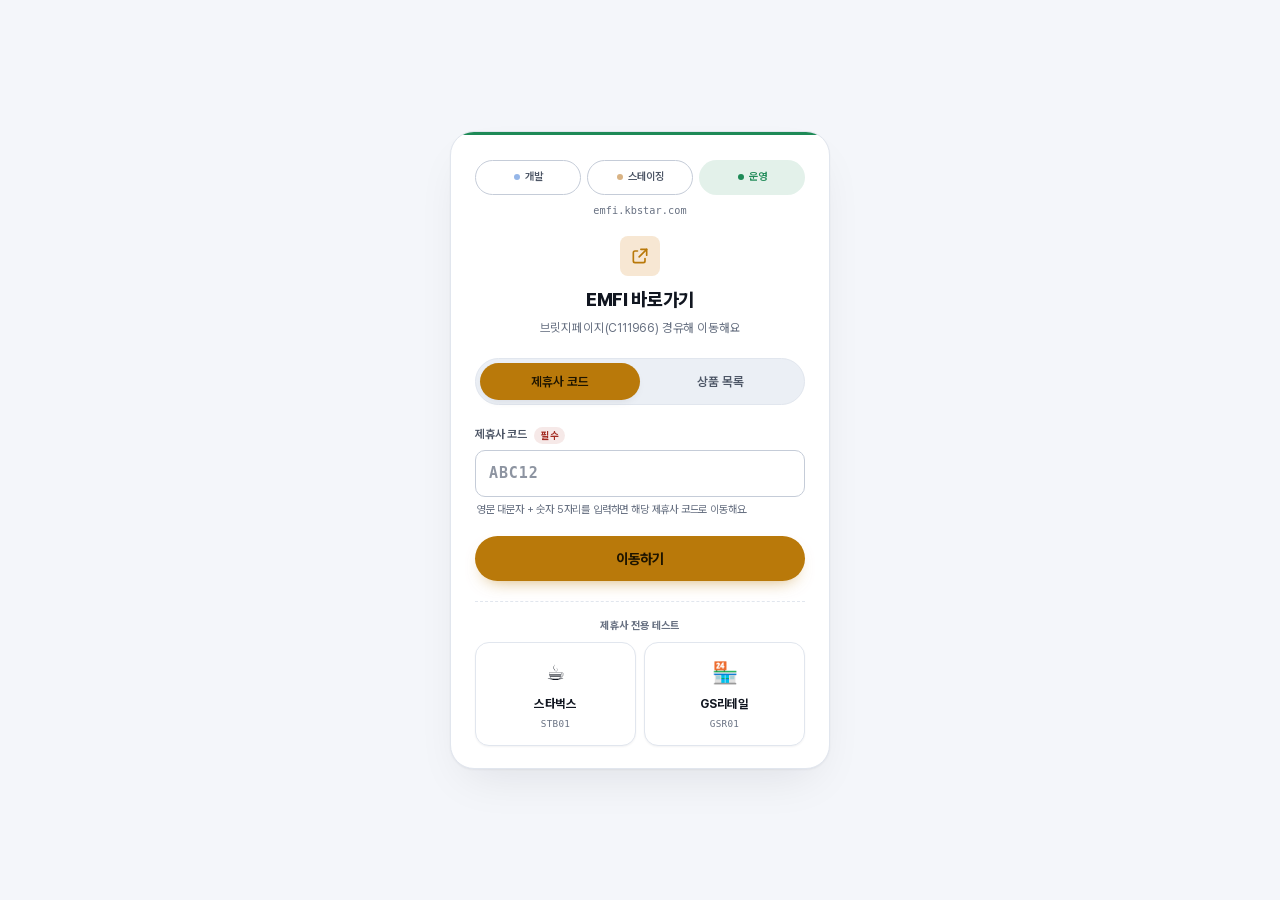
<file: index.html>
<!DOCTYPE html>
<html lang="ko">
<head>
<meta charset="UTF-8" />
<meta name="viewport" content="width=device-width, initial-scale=1.0, maximum-scale=1.0, user-scalable=no, viewport-fit=cover" />
<title>EMFI 바로가기</title>
<link rel="stylesheet" href="assets/style.css" />
</head>
<body>
  <div class="bg-glow"></div>

  <main class="card" id="card">
    <div class="env-switch" role="tablist" aria-label="환경 선택">
      <button type="button" class="env-switch__option ripple-surface" data-env="dev" role="tab" aria-selected="false">
        <span class="env-dot"></span>개발
      </button>
      <button type="button" class="env-switch__option ripple-surface" data-env="staging" role="tab" aria-selected="false">
        <span class="env-dot"></span>스테이징
      </button>
      <button type="button" class="env-switch__option ripple-surface is-active" data-env="prod" role="tab" aria-selected="true">
        <span class="env-dot"></span>운영
      </button>
    </div>
    <p class="env-domain" id="env-domain">emfi.kbstar.com</p>

    <header class="card__header">
      <div class="logo-badge" aria-hidden="true">
        <svg width="20" height="20" viewBox="0 0 24 24" fill="none">
          <path d="M9 6H6C4.89543 6 4 6.89543 4 8V18C4 19.1046 4.89543 20 6 20H16C17.1046 20 18 19.1046 18 18V15" stroke="currentColor" stroke-width="2" stroke-linecap="round" stroke-linejoin="round"/>
          <path d="M13 4H20V11" stroke="currentColor" stroke-width="2" stroke-linecap="round" stroke-linejoin="round"/>
          <path d="M20 4L11 13" stroke="currentColor" stroke-width="2" stroke-linecap="round" stroke-linejoin="round"/>
        </svg>
      </div>
      <h1>EMFI 바로가기</h1>
      <p class="subtitle" id="subtitle">코드를 입력하면 바로 이동해드려요</p>
    </header>

    <div class="toggle" role="tablist" aria-label="이동 모드 선택">
      <button type="button" class="toggle__option ripple-surface is-active" data-mode="partner" role="tab" aria-selected="true">
        제휴사 코드
      </button>
      <button type="button" class="toggle__option ripple-surface" data-mode="product" role="tab" aria-selected="false">
        상품 목록
      </button>
      <span class="toggle__thumb" aria-hidden="true"></span>
    </div>

    <!-- Mode 1: 제휴사 코드 입력 -->
    <section class="panel is-active" id="panel-partner" role="tabpanel">
      <label class="field-label" for="input-partner">
        제휴사 코드 <span class="required-badge">필수</span>
      </label>
      <input
        id="input-partner"
        class="field__input field__input--mono"
        type="text"
        inputmode="text"
        autocomplete="off"
        autocapitalize="characters"
        spellcheck="false"
        maxlength="5"
        placeholder="ABC12"
        required
        aria-required="true"
      />
      <p class="field-caption" id="caption-partner">영문 대문자 + 숫자 5자리를 입력하면 해당 제휴사 코드로 이동해요.</p>
    </section>

    <!-- Mode 2: 상품 선택 -->
    <section class="panel" id="panel-product" role="tabpanel">
      <label class="field-label" for="select-product">
        상품 선택 <span class="required-badge">필수</span>
      </label>
      <div class="select-wrap">
        <select id="select-product" required aria-required="true"></select>
        <svg class="select-wrap__chevron" width="14" height="9" viewBox="0 0 14 9" fill="none" aria-hidden="true">
          <path d="M1 1.5L7 7.5L13 1.5" stroke="currentColor" stroke-width="1.8" stroke-linecap="round" stroke-linejoin="round"/>
        </svg>
      </div>
      <p class="field-caption">선택한 상품 페이지로 바로 이동해요.</p>

      <div class="product-alert" id="product-alert" role="status">
        <svg width="15" height="15" viewBox="0 0 24 24" fill="none" aria-hidden="true">
          <rect x="5" y="11" width="14" height="9" rx="2" stroke="currentColor" stroke-width="2"/>
          <path d="M8 11V7a4 4 0 0 1 8 0v4" stroke="currentColor" stroke-width="2" stroke-linecap="round"/>
        </svg>
        <span id="product-alert-text">모니모 매일이자 통장은 제휴사 코드 없이, 개발·스테이징 환경에서만 확인할 수 있는 상품이에요. (C111802는 테스트용 페이지예요)</span>
      </div>

      <div class="product-code-group" id="product-code-group">
        <label class="field-label field-label--sub" for="input-product-code">
          제휴사 코드 <span class="optional-badge">선택</span>
        </label>
        <input
          id="input-product-code"
          class="field__input field__input--mono"
          type="text"
          inputmode="text"
          autocomplete="off"
          autocapitalize="characters"
          spellcheck="false"
          maxlength="5"
          placeholder="KBB01"
        />
        <p class="field-caption" id="caption-product-code">비워두면 기본 코드 <strong>KBB01</strong>로 이동해요.</p>
      </div>
    </section>

    <button type="button" class="go-btn ripple-surface" id="go-btn">
      <span class="go-btn__label">이동하기</span>
      <span class="go-btn__spinner" aria-hidden="true"></span>
    </button>

    <div class="brand-shortcuts">
      <p class="brand-shortcuts__label">제휴사 전용 테스트</p>
      <div class="brand-shortcuts__grid">
        <a class="brand-shortcut brand-shortcut--stb ripple-surface" href="starbucks.html">
          <span class="brand-shortcut__icon" aria-hidden="true">☕</span>
          <span class="brand-shortcut__name">스타벅스</span>
          <span class="brand-shortcut__code">STB01</span>
        </a>
        <a class="brand-shortcut brand-shortcut--gsr ripple-surface" href="gsretail.html">
          <span class="brand-shortcut__icon" aria-hidden="true">🏪</span>
          <span class="brand-shortcut__name">GS리테일</span>
          <span class="brand-shortcut__code">GSR01</span>
        </a>
      </div>
    </div>
  </main>

  <script src="assets/ripple.js"></script>
  <script src="assets/script.js"></script>
</body>
</html>
</file>
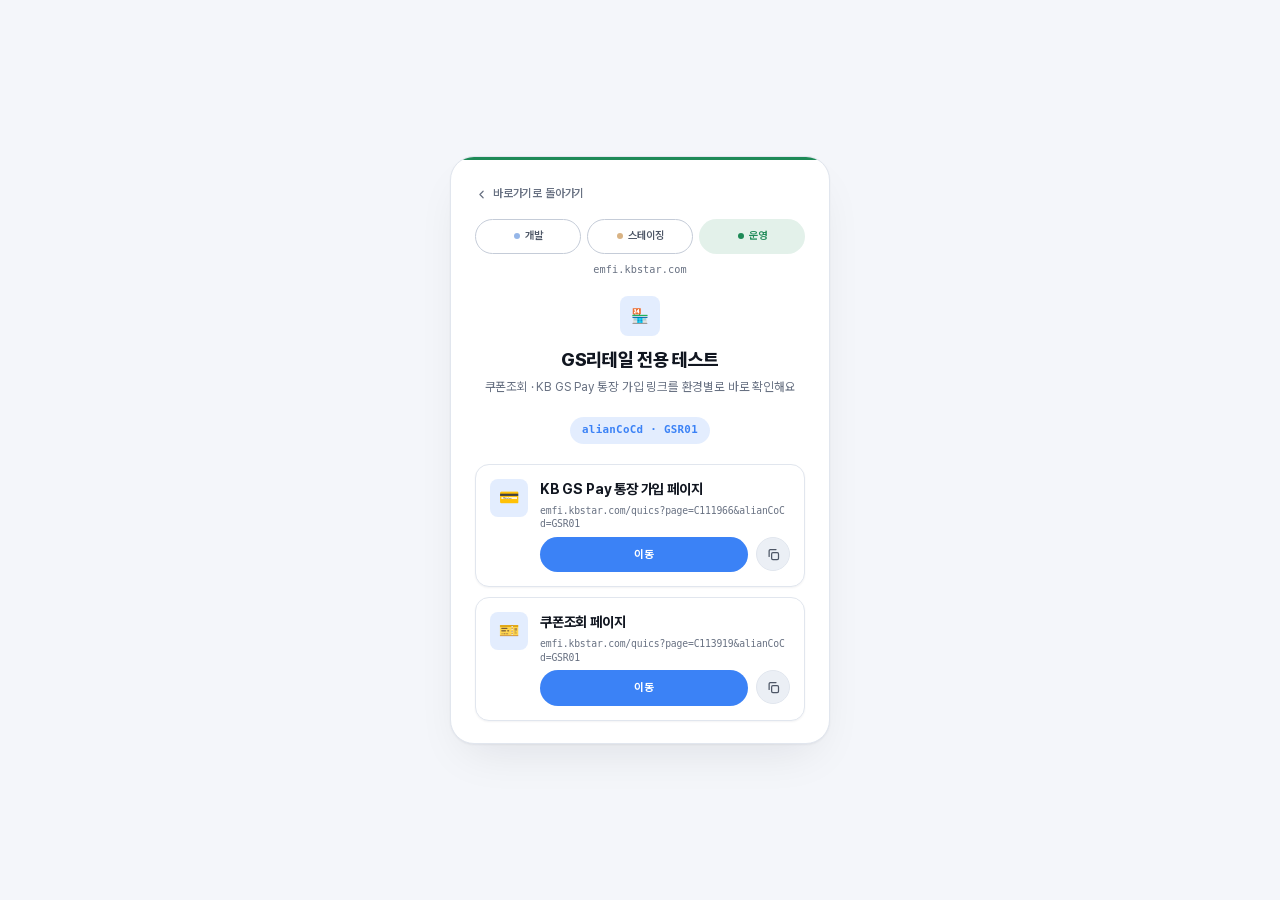
<file: gsretail.html>
<!DOCTYPE html>
<html lang="ko">
<head>
<meta charset="UTF-8" />
<meta name="viewport" content="width=device-width, initial-scale=1.0, maximum-scale=1.0, user-scalable=no, viewport-fit=cover" />
<title>GS리테일(GSR01) 테스트 | EMFI 바로가기</title>
<link rel="stylesheet" href="assets/style.css" />
</head>
<body>
  <div class="bg-glow"></div>

  <main class="card theme-gsr" id="card">
    <a class="back-link" href="index.html">
      <svg width="13" height="13" viewBox="0 0 24 24" fill="none" aria-hidden="true">
        <path d="M15 6l-6 6 6 6" stroke="currentColor" stroke-width="2.2" stroke-linecap="round" stroke-linejoin="round"/>
      </svg>
      바로가기로 돌아가기
    </a>

    <div class="env-switch" role="tablist" aria-label="환경 선택">
      <button type="button" class="env-switch__option ripple-surface" data-env="dev" role="tab" aria-selected="false">
        <span class="env-dot"></span>개발
      </button>
      <button type="button" class="env-switch__option ripple-surface" data-env="staging" role="tab" aria-selected="false">
        <span class="env-dot"></span>스테이징
      </button>
      <button type="button" class="env-switch__option ripple-surface is-active" data-env="prod" role="tab" aria-selected="true">
        <span class="env-dot"></span>운영
      </button>
    </div>
    <p class="env-domain" id="env-domain">emfi.kbstar.com</p>

    <header class="card__header">
      <div class="logo-badge" aria-hidden="true">🏪</div>
      <h1>GS리테일 전용 테스트</h1>
      <p class="subtitle">쿠폰조회 · KB GS Pay 통장 가입 링크를 환경별로 바로 확인해요</p>
    </header>

    <p class="partner-badge">alianCoCd · GSR01</p>

    <div class="shortcut-list">
      <article class="shortcut-item" data-page="C111966">
        <div class="shortcut-item__icon" aria-hidden="true">💳</div>
        <h2 class="shortcut-item__title">KB GS Pay 통장 가입 페이지</h2>
        <p class="shortcut-item__url" id="url-C111966"></p>
        <div class="shortcut-item__actions">
          <a class="shortcut-item__go ripple-surface" id="go-C111966" href="#">이동</a>
          <button type="button" class="shortcut-item__copy ripple-surface" aria-label="URL 복사" title="URL 복사">
            <svg class="icon-copy" width="15" height="15" viewBox="0 0 24 24" fill="none" aria-hidden="true">
              <rect x="9" y="9" width="11" height="11" rx="2" stroke="currentColor" stroke-width="2"/>
              <path d="M5 15V6a2 2 0 0 1 2-2h9" stroke="currentColor" stroke-width="2" stroke-linecap="round"/>
            </svg>
            <svg class="icon-check" width="15" height="15" viewBox="0 0 24 24" fill="none" aria-hidden="true">
              <path d="M5 12l5 5L20 7" stroke="currentColor" stroke-width="2.2" stroke-linecap="round" stroke-linejoin="round"/>
            </svg>
          </button>
        </div>
      </article>

      <article class="shortcut-item" data-page="C113919">
        <div class="shortcut-item__icon" aria-hidden="true">🎫</div>
        <h2 class="shortcut-item__title">쿠폰조회 페이지</h2>
        <p class="shortcut-item__url" id="url-C113919"></p>
        <div class="shortcut-item__actions">
          <a class="shortcut-item__go ripple-surface" id="go-C113919" href="#">이동</a>
          <button type="button" class="shortcut-item__copy ripple-surface" aria-label="URL 복사" title="URL 복사">
            <svg class="icon-copy" width="15" height="15" viewBox="0 0 24 24" fill="none" aria-hidden="true">
              <rect x="9" y="9" width="11" height="11" rx="2" stroke="currentColor" stroke-width="2"/>
              <path d="M5 15V6a2 2 0 0 1 2-2h9" stroke="currentColor" stroke-width="2" stroke-linecap="round"/>
            </svg>
            <svg class="icon-check" width="15" height="15" viewBox="0 0 24 24" fill="none" aria-hidden="true">
              <path d="M5 12l5 5L20 7" stroke="currentColor" stroke-width="2.2" stroke-linecap="round" stroke-linejoin="round"/>
            </svg>
          </button>
        </div>
      </article>
    </div>
  </main>

  <script src="assets/ripple.js"></script>
  <script src="assets/gsretail.js"></script>
</body>
</html>
</file>
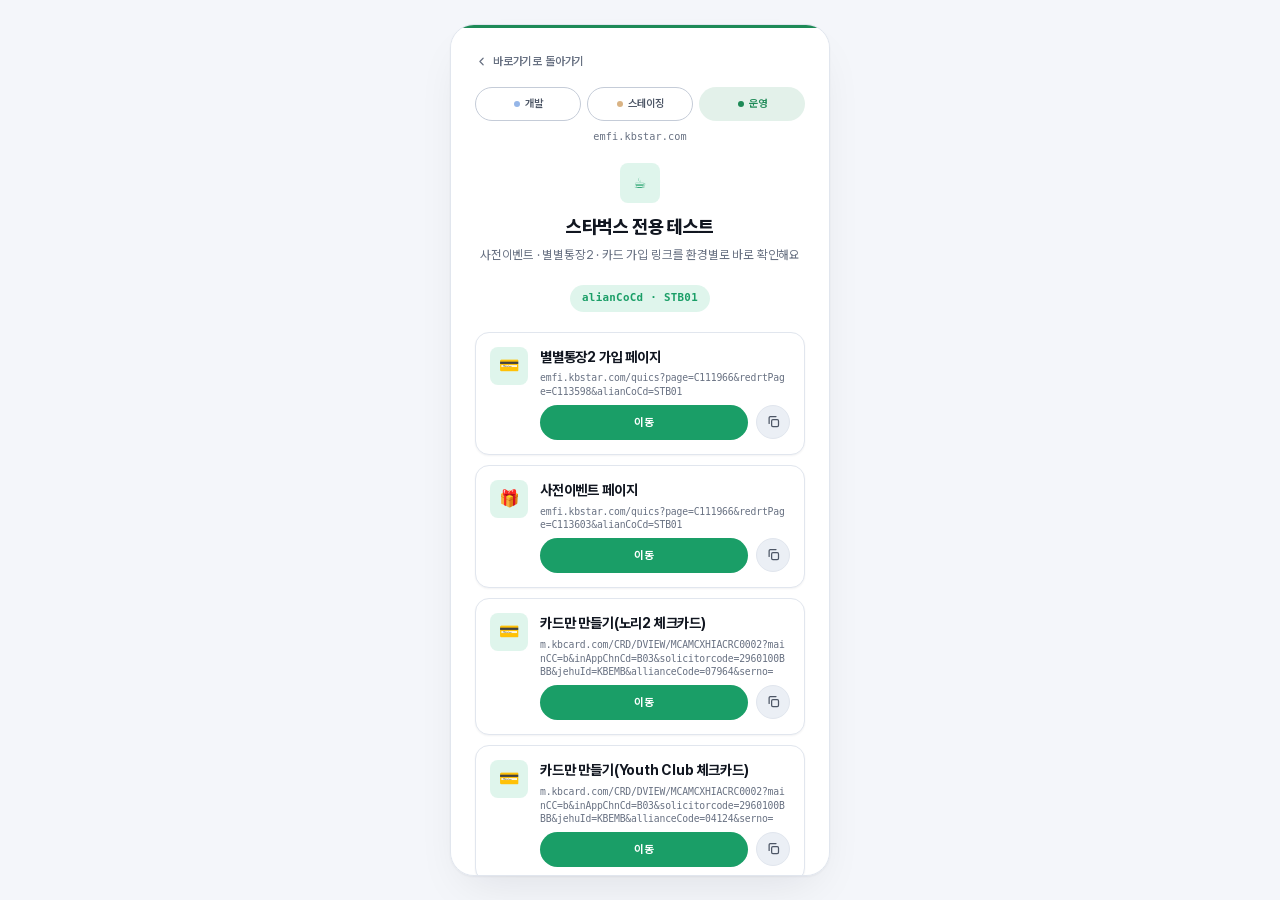
<file: starbucks.html>
<!DOCTYPE html>
<html lang="ko">
<head>
<meta charset="UTF-8" />
<meta name="viewport" content="width=device-width, initial-scale=1.0, maximum-scale=1.0, user-scalable=no, viewport-fit=cover" />
<title>스타벅스(STB01) 테스트 | EMFI 바로가기</title>
<link rel="stylesheet" href="assets/style.css" />
</head>
<body>
  <div class="bg-glow"></div>

  <main class="card theme-stb" id="card">
    <a class="back-link" href="index.html">
      <svg width="13" height="13" viewBox="0 0 24 24" fill="none" aria-hidden="true">
        <path d="M15 6l-6 6 6 6" stroke="currentColor" stroke-width="2.2" stroke-linecap="round" stroke-linejoin="round"/>
      </svg>
      바로가기로 돌아가기
    </a>

    <div class="env-switch" role="tablist" aria-label="환경 선택">
      <button type="button" class="env-switch__option ripple-surface" data-env="dev" role="tab" aria-selected="false">
        <span class="env-dot"></span>개발
      </button>
      <button type="button" class="env-switch__option ripple-surface" data-env="staging" role="tab" aria-selected="false">
        <span class="env-dot"></span>스테이징
      </button>
      <button type="button" class="env-switch__option ripple-surface is-active" data-env="prod" role="tab" aria-selected="true">
        <span class="env-dot"></span>운영
      </button>
    </div>
    <p class="env-domain" id="env-domain">emfi.kbstar.com</p>

    <header class="card__header">
      <div class="logo-badge" aria-hidden="true">☕</div>
      <h1>스타벅스 전용 테스트</h1>
      <p class="subtitle">사전이벤트 · 별별통장2 · 카드 가입 링크를 환경별로 바로 확인해요</p>
    </header>

    <p class="partner-badge">alianCoCd · STB01</p>

    <div class="shortcut-list">
      <article class="shortcut-item" data-redrt="C113598">
        <div class="shortcut-item__icon" aria-hidden="true">💳</div>
        <h2 class="shortcut-item__title">별별통장2 가입 페이지</h2>
        <p class="shortcut-item__url" id="url-C113598"></p>
        <div class="shortcut-item__actions">
          <a class="shortcut-item__go ripple-surface" id="go-C113598" href="#">이동</a>
          <button type="button" class="shortcut-item__copy ripple-surface" aria-label="URL 복사" title="URL 복사">
            <svg class="icon-copy" width="15" height="15" viewBox="0 0 24 24" fill="none" aria-hidden="true">
              <rect x="9" y="9" width="11" height="11" rx="2" stroke="currentColor" stroke-width="2"/>
              <path d="M5 15V6a2 2 0 0 1 2-2h9" stroke="currentColor" stroke-width="2" stroke-linecap="round"/>
            </svg>
            <svg class="icon-check" width="15" height="15" viewBox="0 0 24 24" fill="none" aria-hidden="true">
              <path d="M5 12l5 5L20 7" stroke="currentColor" stroke-width="2.2" stroke-linecap="round" stroke-linejoin="round"/>
            </svg>
          </button>
        </div>
      </article>

      <article class="shortcut-item" data-redrt="C113603">
        <div class="shortcut-item__icon" aria-hidden="true">🎁</div>
        <h2 class="shortcut-item__title">사전이벤트 페이지</h2>
        <p class="shortcut-item__url" id="url-C113603"></p>
        <div class="shortcut-item__actions">
          <a class="shortcut-item__go ripple-surface" id="go-C113603" href="#">이동</a>
          <button type="button" class="shortcut-item__copy ripple-surface" aria-label="URL 복사" title="URL 복사">
            <svg class="icon-copy" width="15" height="15" viewBox="0 0 24 24" fill="none" aria-hidden="true">
              <rect x="9" y="9" width="11" height="11" rx="2" stroke="currentColor" stroke-width="2"/>
              <path d="M5 15V6a2 2 0 0 1 2-2h9" stroke="currentColor" stroke-width="2" stroke-linecap="round"/>
            </svg>
            <svg class="icon-check" width="15" height="15" viewBox="0 0 24 24" fill="none" aria-hidden="true">
              <path d="M5 12l5 5L20 7" stroke="currentColor" stroke-width="2.2" stroke-linecap="round" stroke-linejoin="round"/>
            </svg>
          </button>
        </div>
      </article>

      <article class="shortcut-item" data-card="07964">
        <div class="shortcut-item__icon" aria-hidden="true">💳</div>
        <h2 class="shortcut-item__title">카드만 만들기(노리2 체크카드)</h2>
        <p class="shortcut-item__url" id="url-07964"></p>
        <div class="shortcut-item__actions">
          <a class="shortcut-item__go ripple-surface" id="go-07964" href="#">이동</a>
          <button type="button" class="shortcut-item__copy ripple-surface" aria-label="URL 복사" title="URL 복사">
            <svg class="icon-copy" width="15" height="15" viewBox="0 0 24 24" fill="none" aria-hidden="true">
              <rect x="9" y="9" width="11" height="11" rx="2" stroke="currentColor" stroke-width="2"/>
              <path d="M5 15V6a2 2 0 0 1 2-2h9" stroke="currentColor" stroke-width="2" stroke-linecap="round"/>
            </svg>
            <svg class="icon-check" width="15" height="15" viewBox="0 0 24 24" fill="none" aria-hidden="true">
              <path d="M5 12l5 5L20 7" stroke="currentColor" stroke-width="2.2" stroke-linecap="round" stroke-linejoin="round"/>
            </svg>
          </button>
        </div>
      </article>

      <article class="shortcut-item" data-card="04124">
        <div class="shortcut-item__icon" aria-hidden="true">💳</div>
        <h2 class="shortcut-item__title">카드만 만들기(Youth Club 체크카드)</h2>
        <p class="shortcut-item__url" id="url-04124"></p>
        <div class="shortcut-item__actions">
          <a class="shortcut-item__go ripple-surface" id="go-04124" href="#">이동</a>
          <button type="button" class="shortcut-item__copy ripple-surface" aria-label="URL 복사" title="URL 복사">
            <svg class="icon-copy" width="15" height="15" viewBox="0 0 24 24" fill="none" aria-hidden="true">
              <rect x="9" y="9" width="11" height="11" rx="2" stroke="currentColor" stroke-width="2"/>
              <path d="M5 15V6a2 2 0 0 1 2-2h9" stroke="currentColor" stroke-width="2" stroke-linecap="round"/>
            </svg>
            <svg class="icon-check" width="15" height="15" viewBox="0 0 24 24" fill="none" aria-hidden="true">
              <path d="M5 12l5 5L20 7" stroke="currentColor" stroke-width="2.2" stroke-linecap="round" stroke-linejoin="round"/>
            </svg>
          </button>
        </div>
      </article>
    </div>
  </main>

  <script src="assets/ripple.js"></script>
  <script src="assets/starbucks.js"></script>
</body>
</html>
</file>
<file: assets/style.css>
@font-face {
  font-family: "Pretendard";
  src: url("fonts/PretendardVariable.woff2") format("woff2-variations"), url("fonts/PretendardVariable.woff2") format("woff2");
  font-weight: 45 920;
  font-display: swap;
}

:root {
  --sans: "Pretendard", "Noto Sans KR", system-ui, -apple-system, "Apple SD Gothic Neo", "Segoe UI", Roboto, sans-serif;
  --mono: "SF Mono", "Roboto Mono", ui-monospace, monospace;
  --ease: cubic-bezier(0.2, 0, 0, 1);

  --paper: #f4f6fa;
  --surface: #ffffff;
  --surface-2: #ebeff5;
  --surface-3: #dde3ec;
  --ink: #111620;
  --ink-soft: #4d5666;
  --ink-faint: #687182;
  --line: #e1e6ee;
  --line-strong: #c5ccd8;

  --signal: #b9790a;
  --signal-soft: #f7e7d3;
  --signal-tint: rgba(185, 121, 10, 0.07);
  --on-signal: #1d1400;

  --danger: #a32c22;
  --danger-line: #e6bdb7;
  --danger-soft: rgba(163, 44, 34, 0.1);

  --env-dev: #2c6fd1;
  --env-dev-soft: rgba(44, 111, 209, 0.12);
  --env-staging: #b4690a;
  --env-staging-soft: rgba(180, 105, 10, 0.12);
  --env-prod: #1e8a57;
  --env-prod-soft: rgba(30, 138, 87, 0.12);

  --shadow: rgba(18, 22, 32, 0.1);
  --shadow-soft: rgba(18, 22, 32, 0.05);

  /* legacy aliases: component rules below were written against these names */
  --gold: var(--signal);
  --gold-soft: var(--signal-soft);
  --card-bg: var(--surface);
  --card-border: var(--line);
  --text-primary: var(--ink);
  --text-muted: var(--ink-soft);

  --radius-xs: 8px;
  --radius-sm: 10px;
  --radius-md: 14px;
  --radius-lg: 24px;
  --radius-full: 999px;

  --safe-b: env(safe-area-inset-bottom, 0px);
  --safe-t: env(safe-area-inset-top, 0px);

  font-size: 15px;
}

@media (prefers-color-scheme: dark) {
  :root {
    --paper: #0d1016;
    --surface: #151a22;
    --surface-2: #1c222c;
    --surface-3: #27303c;
    --ink: #e8ecf3;
    --ink-soft: #9ea8b7;
    --ink-faint: #707a8a;
    --line: #212833;
    --line-strong: #36404e;

    --signal: #e3a96c;
    --signal-soft: #3d2f1c;
    --signal-tint: rgba(227, 169, 108, 0.12);
    --on-signal: #2b1c00;

    --danger: #ff9e92;
    --danger-line: #56302c;
    --danger-soft: rgba(255, 158, 146, 0.14);

    --env-dev: #8fb8e8;
    --env-dev-soft: rgba(143, 184, 232, 0.14);
    --env-staging: #e3a96c;
    --env-staging-soft: rgba(227, 169, 108, 0.14);
    --env-prod: #5fd3c0;
    --env-prod-soft: rgba(95, 211, 192, 0.14);

    --shadow: rgba(0, 0, 0, 0.5);
    --shadow-soft: rgba(0, 0, 0, 0.22);
  }
}

* {
  box-sizing: border-box;
  -webkit-tap-highlight-color: transparent;
}

button, label, a, summary {
  touch-action: manipulation;
}

html {
  height: 100%;
}

body {
  margin: 0;
  min-height: 100%;
  height: 100dvh;
  height: 100svh;
  display: flex;
  align-items: center;
  justify-content: center;
  padding: clamp(10px, 3vh, 24px) 16px;
  font-family: var(--sans);
  font-size: 15px;
  line-height: 1.55;
  letter-spacing: -0.012em;
  background: var(--paper);
  color: var(--ink);
  overflow: hidden;
  -webkit-font-smoothing: antialiased;
  -moz-osx-font-smoothing: grayscale;
  text-rendering: optimizeLegibility;
}

.bg-glow {
  display: none;
}

.card {
  position: relative;
  z-index: 1;
  width: 100%;
  max-width: 380px;
  max-height: 100%;
  overflow-y: auto;
  scrollbar-width: none;
  background: var(--surface);
  border: 1px solid var(--line);
  border-radius: var(--radius-lg);
  padding: clamp(16px, 4vh, 28px) clamp(16px, 5vw, 24px) clamp(14px, 3vh, 22px);
  box-shadow: 0 1px 2px var(--shadow-soft), 0 20px 48px -16px var(--shadow);
  animation: rise 0.32s var(--ease);
  display: flex;
  flex-direction: column;
}

.card::-webkit-scrollbar {
  display: none;
}

.card::before {
  content: "";
  position: absolute;
  top: 0;
  left: 0;
  right: 0;
  height: 3px;
  border-radius: var(--radius-lg) var(--radius-lg) 0 0;
  background: var(--env-prod);
  transition: background 0.2s var(--ease);
}

.card.env-dev::before {
  background: var(--env-dev);
}

.card.env-staging::before {
  background: var(--env-staging);
}

.card.env-prod::before {
  background: var(--env-prod);
}

@keyframes rise {
  from {
    opacity: 0;
    transform: translateY(8px);
  }
  to {
    opacity: 1;
    transform: translateY(0);
  }
}

/* ---------- touch feedback (ink ripple) ---------- */
.rip, .ripple-surface {
  position: relative;
  overflow: hidden;
  isolation: isolate;
}

.rip > .ink, .ripple-surface > .ink {
  position: absolute;
  border-radius: 50%;
  pointer-events: none;
  background: currentColor;
  opacity: 0.12;
  transform: scale(0);
  animation: ink-in 420ms cubic-bezier(0.2, 0, 0.1, 1) forwards;
  z-index: 0;
}

.rip > .ink.out, .ripple-surface > .ink.out {
  animation: ink-in 420ms cubic-bezier(0.2, 0, 0.1, 1) forwards, ink-out 280ms ease-out forwards;
}

@keyframes ink-in {
  to { transform: scale(1); }
}

@keyframes ink-out {
  to { opacity: 0; }
}

.rip > *:not(.ink), .ripple-surface > *:not(.ink) {
  position: relative;
  z-index: 1;
}

@media (prefers-reduced-motion: reduce) {
  .card, .panel.is-active, .rip > .ink, .ripple-surface > .ink {
    animation-duration: 1ms !important;
  }
}

/* Environment switch (segmented pill group) */
.env-switch {
  position: relative;
  display: grid;
  grid-template-columns: repeat(3, 1fr);
  gap: 6px;
  margin-bottom: 8px;
  flex-shrink: 0;
}

.env-switch__option {
  display: flex;
  align-items: center;
  justify-content: center;
  gap: 5px;
  border: 1px solid var(--line-strong);
  background: transparent;
  color: var(--ink-soft);
  font: inherit;
  font-size: 0.72rem;
  font-weight: 600;
  padding: 8px 4px;
  border-radius: var(--radius-full);
  cursor: pointer;
  transition: background-color 0.18s ease, border-color 0.18s ease, color 0.18s ease;
}

.env-switch__option:focus-visible,
.toggle__option:focus-visible,
.go-btn:focus-visible,
.brand-shortcut:focus-visible,
.shortcut-item__go:focus-visible,
.shortcut-item__copy:focus-visible,
.field__input:focus-visible {
  outline: 2px solid var(--signal);
  outline-offset: 2px;
}

.env-switch__option:disabled {
  opacity: 0.4;
  cursor: not-allowed;
  pointer-events: none;
}

.env-dot {
  width: 6px;
  height: 6px;
  flex-shrink: 0;
  border-radius: 50%;
  opacity: 0.5;
  transition: opacity 0.18s ease;
}

.env-switch__option[data-env="dev"] .env-dot { background: var(--env-dev); }
.env-switch__option[data-env="staging"] .env-dot { background: var(--env-staging); }
.env-switch__option[data-env="prod"] .env-dot { background: var(--env-prod); }
.env-switch__option.is-active .env-dot { opacity: 1; }

.env-switch__option.is-active[data-env="dev"] {
  background: var(--env-dev-soft);
  border-color: transparent;
  color: var(--env-dev);
}

.env-switch__option.is-active[data-env="staging"] {
  background: var(--env-staging-soft);
  border-color: transparent;
  color: var(--env-staging);
}

.env-switch__option.is-active[data-env="prod"] {
  background: var(--env-prod-soft);
  border-color: transparent;
  color: var(--env-prod);
}

.env-domain {
  text-align: center;
  margin: 0 0 clamp(10px, 2.5vh, 18px);
  font-size: 0.68rem;
  font-family: var(--mono);
  color: var(--ink-faint);
  letter-spacing: 0.01em;
}

.card__header {
  text-align: center;
  margin-bottom: clamp(14px, 3vh, 22px);
}

.logo-badge {
  display: inline-flex;
  align-items: center;
  justify-content: center;
  width: 40px;
  height: 40px;
  border-radius: var(--radius-xs);
  background: var(--signal-soft);
  color: var(--signal);
  font-weight: 800;
  font-size: 0.95rem;
  letter-spacing: 0.02em;
  margin-bottom: 10px;
}

.card__header h1 {
  margin: 0 0 4px;
  font-size: 1.22rem;
  font-weight: 800;
  letter-spacing: -0.02em;
  color: var(--ink);
}

.subtitle {
  margin: 0;
  color: var(--ink-faint);
  font-size: 0.82rem;
  line-height: 1.4;
}

/* Mode toggle (sliding segmented control) */
.toggle {
  position: relative;
  display: grid;
  grid-template-columns: 1fr 1fr;
  background: var(--surface-2);
  border: 1px solid var(--line);
  border-radius: var(--radius-full);
  padding: 4px;
  margin-bottom: clamp(14px, 3vh, 20px);
  flex-shrink: 0;
}

.toggle__option {
  position: relative;
  z-index: 2;
  border: none;
  background: transparent;
  color: var(--ink-soft);
  font: inherit;
  font-size: 0.84rem;
  font-weight: 600;
  padding: 9px 8px;
  border-radius: var(--radius-full);
  cursor: pointer;
  transition: color 0.2s ease;
}

.toggle__option.is-active {
  color: var(--on-signal);
}

.toggle__thumb {
  position: absolute;
  top: 4px;
  left: 4px;
  width: calc(50% - 4px);
  height: calc(100% - 8px);
  border-radius: var(--radius-full);
  background: var(--signal);
  transition: transform 0.28s var(--ease);
  z-index: 1;
  box-shadow: 0 4px 10px -4px var(--shadow);
}

.toggle[data-mode="product"] .toggle__thumb {
  transform: translateX(100%);
}

/* Panels */
.panel {
  display: none;
}

.panel.is-active {
  display: block;
  animation: fade-in 0.22s ease-out;
}

@keyframes fade-in {
  from { opacity: 0; transform: translateY(4px); }
  to { opacity: 1; transform: translateY(0); }
}

.field-label {
  display: block;
  font-size: 0.78rem;
  font-weight: 600;
  color: var(--ink-soft);
  margin-bottom: 6px;
}

.field-label--sub {
  margin-top: 14px;
}

.optional-badge {
  display: inline-block;
  margin-left: 4px;
  padding: 1px 7px;
  font-size: 0.66rem;
  font-weight: 700;
  color: var(--signal);
  background: var(--signal-soft);
  border-radius: var(--radius-full);
  vertical-align: middle;
}

.required-badge {
  display: inline-block;
  margin-left: 4px;
  padding: 1px 7px;
  font-size: 0.66rem;
  font-weight: 700;
  color: var(--danger);
  background: var(--danger-soft);
  border-radius: var(--radius-full);
  vertical-align: middle;
}

/* Text fields */
.field__input,
.select-wrap select {
  width: 100%;
  height: 47px;
  padding: 0 13px;
  font-family: inherit;
  font-size: 1rem;
  font-weight: 600;
  letter-spacing: 0.06em;
  color: var(--ink);
  background: var(--surface);
  border: 1px solid var(--line-strong);
  border-radius: var(--radius-sm);
  outline: none;
  transition: border-color 0.18s ease, box-shadow 0.18s ease;
}

.field__input--mono {
  font-family: var(--mono);
}

.field__input::placeholder {
  color: var(--ink-faint);
  opacity: 0.75;
}

.field__input:focus,
.select-wrap select:focus {
  border-color: var(--signal);
  box-shadow: 0 0 0 3px color-mix(in srgb, var(--signal) 18%, transparent);
}

.field__input.is-invalid {
  border-color: var(--danger);
  box-shadow: 0 0 0 3px color-mix(in srgb, var(--danger) 16%, transparent);
  animation: nudge 280ms var(--ease);
}

@keyframes nudge {
  25% { transform: translateX(-4px); }
  60% { transform: translateX(3px); }
}

@media (prefers-reduced-motion: reduce) {
  .field__input.is-invalid { animation: none; }
}

/* Select (combobox) */
.select-wrap {
  position: relative;
}

.select-wrap select {
  appearance: none;
  -webkit-appearance: none;
  letter-spacing: 0;
  padding-right: 38px;
  white-space: nowrap;
  overflow: hidden;
  text-overflow: ellipsis;
  cursor: pointer;
}

.select-wrap select option {
  background: var(--surface);
  color: var(--ink);
  font-weight: 500;
}

.select-wrap__chevron {
  position: absolute;
  right: 16px;
  top: 50%;
  transform: translateY(-50%);
  color: var(--signal);
  pointer-events: none;
}

.field-caption {
  min-height: 15px;
  margin: 6px 2px 0;
  font-size: 0.72rem;
  line-height: 1.35;
  color: var(--ink-faint);
}

.field-caption strong {
  color: var(--ink);
}

.field-caption.is-error {
  color: var(--danger);
}

.product-alert {
  display: none;
  align-items: flex-start;
  gap: 7px;
  margin: 2px 0 12px;
  padding: 8px 10px;
  border-radius: var(--radius-sm);
  border: 1px solid var(--env-staging-soft);
  background: var(--env-staging-soft);
  color: var(--env-staging);
  font-size: 0.72rem;
  line-height: 1.4;
}

.product-alert.is-visible {
  display: flex;
}

.product-alert svg {
  flex-shrink: 0;
  margin-top: 1px;
  color: var(--env-staging);
}

.product-code-group.is-hidden {
  display: none;
}

/* Primary button */
.go-btn {
  position: relative;
  width: 100%;
  margin-top: clamp(12px, 2.5vh, 18px);
  padding: 14px;
  border: none;
  border-radius: var(--radius-full);
  background: var(--signal);
  color: var(--on-signal);
  font-family: inherit;
  font-size: 0.95rem;
  font-weight: 700;
  cursor: pointer;
  display: flex;
  align-items: center;
  justify-content: center;
  gap: 8px;
  flex-shrink: 0;
  transition: transform 0.14s var(--ease), box-shadow 0.18s ease, opacity 0.15s ease;
  box-shadow: 0 8px 18px -10px color-mix(in srgb, var(--signal) 70%, transparent);
}

.go-btn:active {
  transform: scale(0.98);
}

.go-btn:disabled {
  opacity: 0.5;
  cursor: not-allowed;
  pointer-events: none;
  transform: none;
  box-shadow: none;
}

.go-btn__spinner {
  display: none;
  width: 16px;
  height: 16px;
  border-radius: 50%;
  border: 2px solid color-mix(in srgb, var(--on-signal) 35%, transparent);
  border-top-color: var(--on-signal);
  animation: spin 0.7s linear infinite;
}

.go-btn.is-loading .go-btn__spinner {
  display: inline-block;
}

.go-btn.is-loading .go-btn__label {
  opacity: 0.7;
}

@keyframes spin {
  to { transform: rotate(360deg); }
}

/* Brand shortcuts (bottom menu on main page) */
.brand-shortcuts {
  margin-top: clamp(14px, 3vh, 20px);
  padding-top: clamp(12px, 2.5vh, 16px);
  border-top: 1px dashed var(--line);
  flex-shrink: 0;
}

.brand-shortcuts__label {
  margin: 0 0 8px;
  text-align: center;
  font-size: 0.7rem;
  font-weight: 700;
  letter-spacing: 0.03em;
  color: var(--ink-faint);
}

.brand-shortcuts__grid {
  display: grid;
  grid-template-columns: 1fr 1fr;
  gap: 8px;
}

.brand-shortcut {
  display: flex;
  flex-direction: column;
  align-items: center;
  gap: 4px;
  padding: 14px 8px;
  border: 1px solid var(--line);
  border-radius: var(--radius-md);
  background: var(--surface);
  text-decoration: none;
  color: var(--ink);
  box-shadow: 0 1px 2px var(--shadow-soft);
  transition: border-color 0.18s ease, background-color 0.18s ease, transform 0.14s var(--ease);
}

.brand-shortcut:active {
  transform: scale(0.97);
}

.brand-shortcut__icon {
  font-size: 1.4rem;
}

.brand-shortcut__name {
  font-size: 0.82rem;
  font-weight: 700;
}

.brand-shortcut__code {
  font-size: 0.62rem;
  font-family: var(--mono);
  color: var(--ink-faint);
  letter-spacing: 0.03em;
  transition: color 0.18s ease;
}

.brand-shortcut--stb:hover,
.brand-shortcut--stb:focus-visible {
  border-color: #1db876;
  background: rgba(29, 184, 118, 0.08);
}

.brand-shortcut--stb:hover .brand-shortcut__code,
.brand-shortcut--stb:focus-visible .brand-shortcut__code {
  color: #1db876;
}

.brand-shortcut--gsr:hover,
.brand-shortcut--gsr:focus-visible {
  border-color: #3b82f6;
  background: rgba(59, 130, 246, 0.08);
}

.brand-shortcut--gsr:hover .brand-shortcut__code,
.brand-shortcut--gsr:focus-visible .brand-shortcut__code {
  color: #3b82f6;
}

/* Starbucks(STB01) test page theme */
.card.theme-stb {
  --signal: #1a9e67;
  --signal-soft: rgba(29, 184, 118, 0.14);
  --on-signal: #ffffff;
}

@media (prefers-color-scheme: dark) {
  .card.theme-stb {
    --signal: #3fd999;
    --on-signal: #04241a;
  }
}

/* GS리테일(GSR01) test page theme */
.card.theme-gsr {
  --signal: #3b82f6;
  --signal-soft: rgba(59, 130, 246, 0.14);
  --on-signal: #ffffff;
}

@media (prefers-color-scheme: dark) {
  .card.theme-gsr {
    --signal: #7fb0ff;
    --on-signal: #0a1a33;
  }
}

.back-link {
  display: inline-flex;
  align-items: center;
  gap: 5px;
  margin-bottom: clamp(10px, 2vh, 16px);
  color: var(--ink-faint);
  font-size: 0.76rem;
  font-weight: 600;
  text-decoration: none;
  flex-shrink: 0;
  transition: color 0.18s ease;
}

.back-link:hover {
  color: var(--ink);
}

.partner-badge {
  display: flex;
  align-items: center;
  justify-content: center;
  gap: 5px;
  margin: 0 auto clamp(14px, 3vh, 20px);
  padding: 5px 12px;
  border-radius: var(--radius-full);
  background: var(--signal-soft);
  color: var(--signal);
  font-size: 0.72rem;
  font-weight: 700;
  font-family: var(--mono);
  letter-spacing: 0.03em;
  width: fit-content;
}

/* Shortcut list (card rows) */
.shortcut-list {
  display: flex;
  flex-direction: column;
  gap: 10px;
}

.shortcut-item {
  display: grid;
  grid-template-columns: 38px 1fr;
  gap: 3px 12px;
  padding: 14px;
  border: 1px solid var(--line);
  border-radius: var(--radius-md);
  background: var(--surface);
  box-shadow: 0 1px 2px var(--shadow-soft);
  transition: border-color 0.18s ease;
}

.shortcut-item:focus-within,
.shortcut-item:hover {
  border-color: var(--signal);
}

.shortcut-item__icon {
  grid-row: 1 / 4;
  display: flex;
  align-items: center;
  justify-content: center;
  width: 38px;
  height: 38px;
  border-radius: var(--radius-xs);
  background: var(--signal-soft);
  font-size: 1.1rem;
}

.shortcut-item__title {
  margin: 0;
  font-size: 0.94rem;
  font-weight: 700;
  color: var(--ink);
}

.shortcut-item__url {
  margin: 0;
  font-size: 0.65rem;
  font-family: var(--mono);
  color: var(--ink-faint);
  word-break: break-all;
  line-height: 1.4;
}

.shortcut-item__actions {
  display: flex;
  gap: 8px;
  margin-top: 3px;
}

.shortcut-item__go,
.shortcut-item__copy {
  display: inline-flex;
  align-items: center;
  justify-content: center;
  gap: 5px;
  border: none;
  border-radius: var(--radius-full);
  font-family: inherit;
  font-size: 0.74rem;
  font-weight: 700;
  cursor: pointer;
  text-decoration: none;
  transition: transform 0.14s var(--ease), background-color 0.18s ease;
}

.shortcut-item__go {
  flex: 1;
  padding: 9px 12px;
  background: var(--signal);
  color: var(--on-signal);
}

.shortcut-item__copy {
  width: 34px;
  height: 34px;
  padding: 0;
  flex-shrink: 0;
  background: var(--surface-2);
  border: 1px solid var(--line);
  color: var(--ink-soft);
}

.shortcut-item__copy.is-copied {
  color: var(--signal);
  border-color: var(--signal);
}

.shortcut-item__copy .icon-check {
  display: none;
}

.shortcut-item__copy.is-copied .icon-copy {
  display: none;
}

.shortcut-item__copy.is-copied .icon-check {
  display: block;
}

.shortcut-item__go:active,
.shortcut-item__copy:active {
  transform: scale(0.95);
}

[hidden] {
  display: none !important;
}

@media (max-height: 620px) {
  :root {
    font-size: 14px;
  }
  .card__header {
    margin-bottom: 10px;
  }
  .logo-badge {
    width: 32px;
    height: 32px;
    margin-bottom: 6px;
  }
}
</file>
